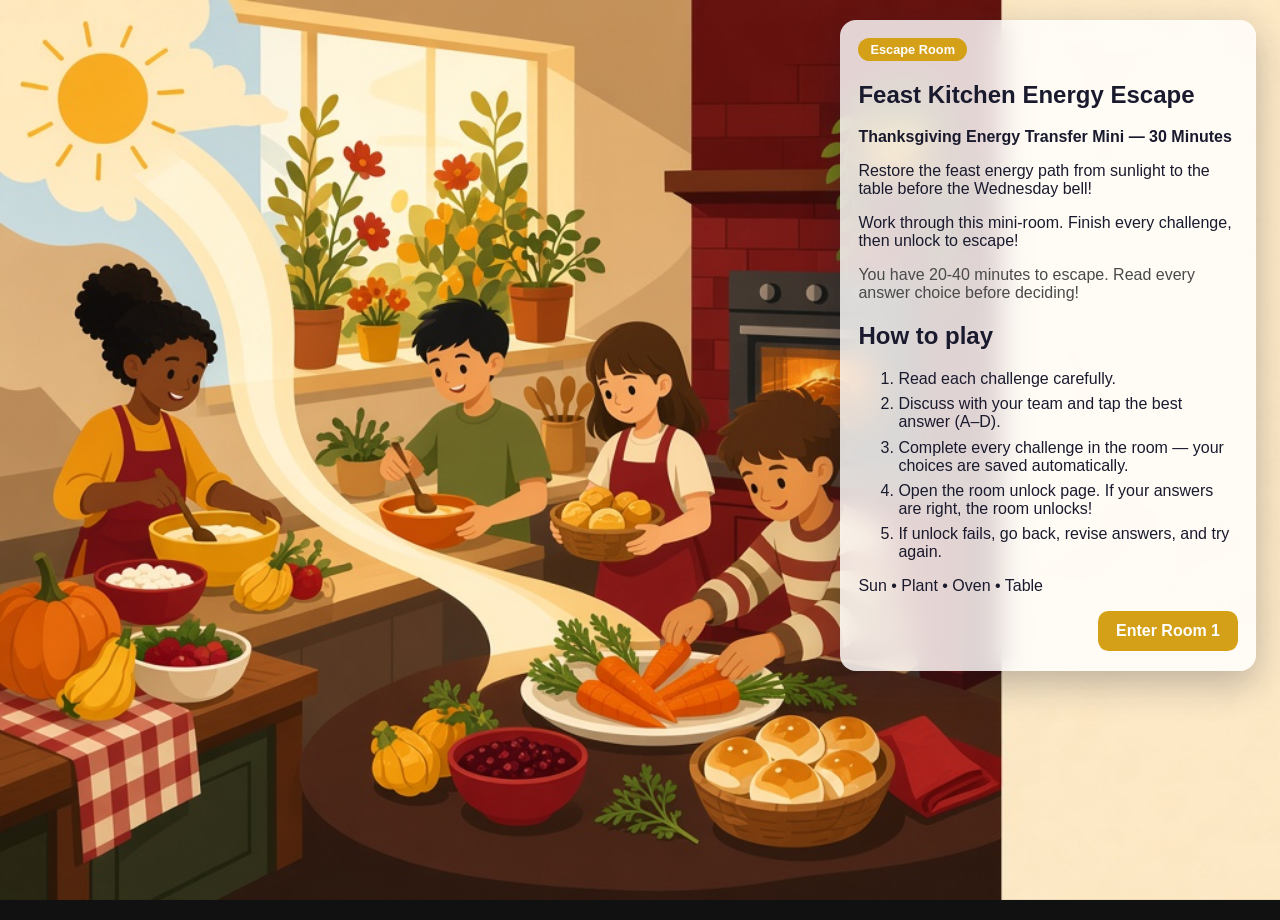
<file: index.html>
<!DOCTYPE html>
<html lang="en">
<head>
  <meta charset="utf-8">
  <meta name="viewport" content="width=device-width, initial-scale=1">
  <title>Thanksgiving Energy Transfer Mini — 30 Minutes</title>
  <link rel="stylesheet" href="./assets/styles.css">
</head>
<body class="scene-overlay">

<div class="scene-bg" style="background-image:url('assets/hero_wide.png')" data-locked-src="assets/hero_wide.png"></div>
<aside class="scene-pane">

  <div class="badge"> Escape Room</div>
  <h1>Feast Kitchen Energy Escape</h1>
  <p><strong>Thanksgiving Energy Transfer Mini — 30 Minutes</strong></p>
  <p>Restore the feast energy path from sunlight to the table
before the Wednesday bell!</p>
  <p>Work through this mini-room. Finish every challenge, then unlock to escape!</p>
  <p class="muted">You have 20-40 minutes to escape. Read every answer choice before deciding!</p>
  <h2>How to play</h2>
  <ol class="how-to"><li>Read each challenge carefully.</li><li>Discuss with your team and tap the best answer (A–D).</li><li>Complete every challenge in the room — your choices are saved automatically.</li><li>Open the room unlock page. If your answers are right, the room unlocks!</li><li>If unlock fails, go back, revise answers, and try again.</li></ol>
  <p>Sun  •  Plant  •  Oven  •  Table</p>
  <div class="nav"><span></span><a class="btn accent" href="room1/index.html">Enter Room 1</a></div>

</aside>

<script src="./assets/room.js"></script>
</body>
</html>
</file>
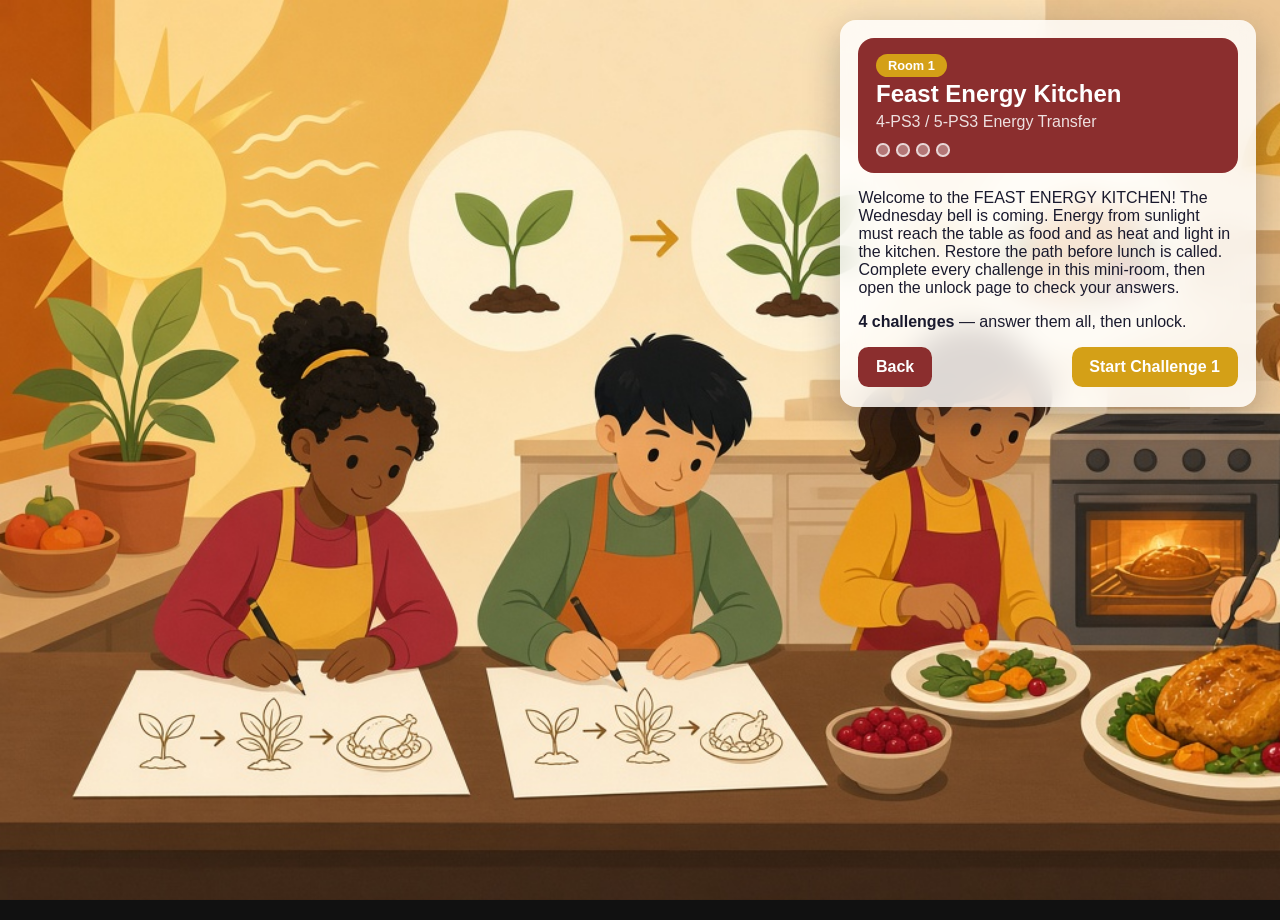
<file: room1/index.html>
<!DOCTYPE html>
<html lang="en">
<head>
  <meta charset="utf-8">
  <meta name="viewport" content="width=device-width, initial-scale=1">
  <title>Room 1: Feast Energy Kitchen</title>
  <link rel="stylesheet" href="../assets/styles.css">
</head>
<body class="scene-overlay">

<div class="scene-bg" style="background-image:url('../assets/rooms/room1.png')" data-locked-src="../assets/rooms/room1.png"></div>
<aside class="scene-pane">

  
<div class="room-banner" style="background:#8B2E2E">
  <div class="badge">Room 1</div>
  <h2> Feast Energy Kitchen</h2>
  <p class="muted" style="color:rgba(255,255,255,0.85);margin:0.35rem 0 0">4-PS3 / 5-PS3 Energy Transfer</p>
  <div class="progress" data-progress data-room="1"
       data-challenge-ids='["1A", "1B", "1C", "1D"]' data-current=""><span class="dot"></span><span class="dot"></span><span class="dot"></span><span class="dot"></span></div>
</div>

  <p>Welcome to the FEAST ENERGY KITCHEN!

The Wednesday bell is coming. Energy from sunlight must reach the table as food and as heat and light in the kitchen. Restore the path before lunch is called.

Complete every challenge in this mini-room, then open the unlock page to check your answers.</p>
  <p><strong>4 challenges</strong> — answer them all, then unlock.</p>
  <div class="nav"><a class="btn" href="../index.html">Back</a><a class="btn accent" href="challenge-1A.html">Start Challenge 1</a></div>

</aside>

<script src="../assets/room.js"></script>
</body>
</html>
</file>
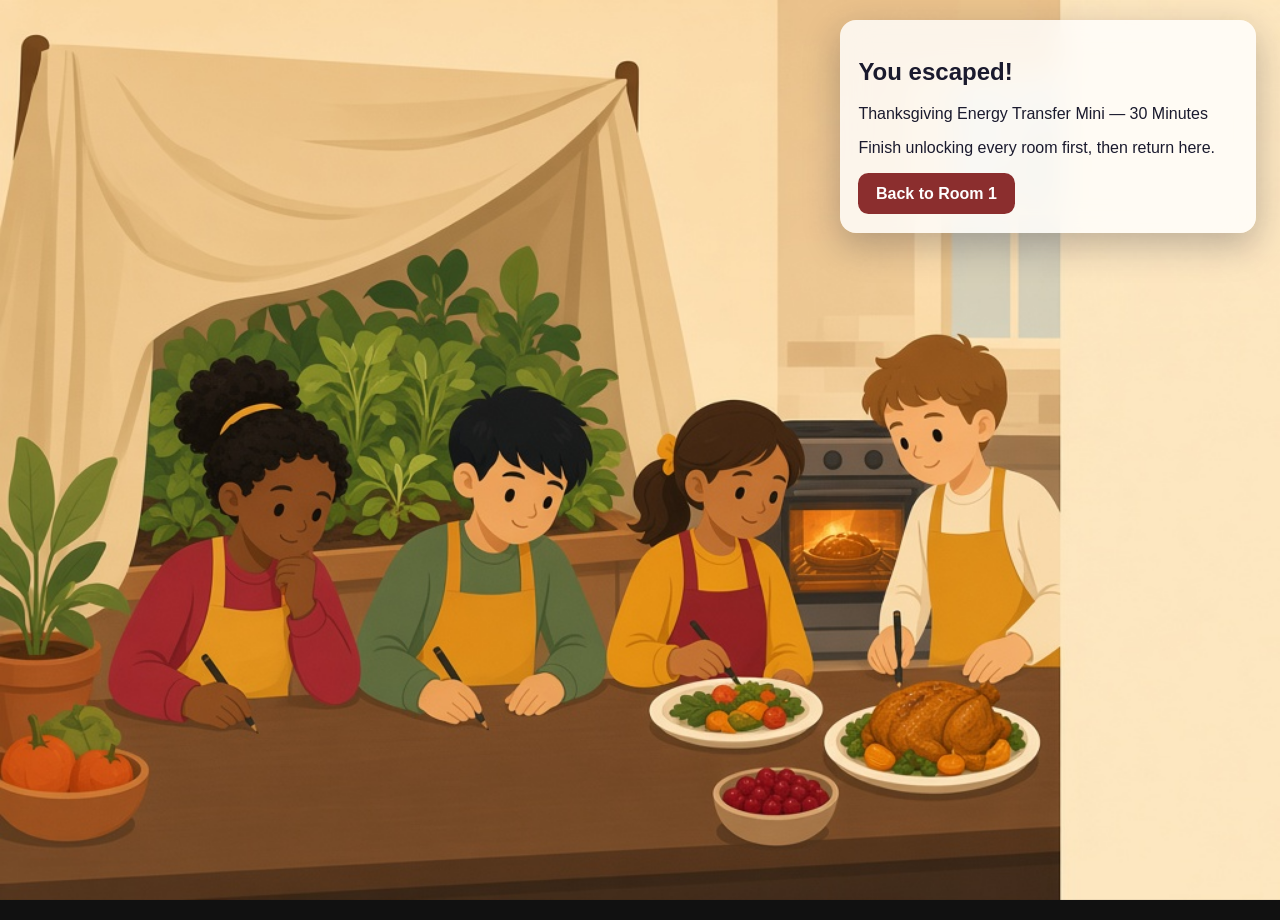
<file: final.html>
<!DOCTYPE html>
<html lang="en">
<head>
  <meta charset="utf-8">
  <meta name="viewport" content="width=device-width, initial-scale=1">
  <title>Final unlock</title>
  <link rel="stylesheet" href="./assets/styles.css">
</head>
<body class="scene-overlay">
<div class="final-beat" data-final data-rooms='[1]'>
<div class="scene-bg" style="background-image:url('assets/unlock-locked-room1.png')" data-locked-src="assets/unlock-locked-room1.png"><figure class="final-scene" hidden data-final-media><video src="assets/final.mp4" poster="assets/final.png" muted playsinline preload="auto" aria-label="Escape celebration"></video></figure></div>
<aside class="scene-pane">

  <h1>You escaped!</h1>
  <p>Thanksgiving Energy Transfer Mini — 30 Minutes</p>
  <div data-final-gate>
    <p>Finish unlocking every room first, then return here.</p>
    <a class="btn" href="room1/index.html">Back to Room 1</a>
  </div>
  <div data-final-win hidden>
    <h2>Master unlock</h2>
    <p class="room-code" style="opacity:1">8379</p>
    <p class="muted">Great teamwork — your class cracked the lockdown.</p>
  </div>

</aside>
</div>
<script src="./assets/room.js"></script>
</body>
</html>
</file>
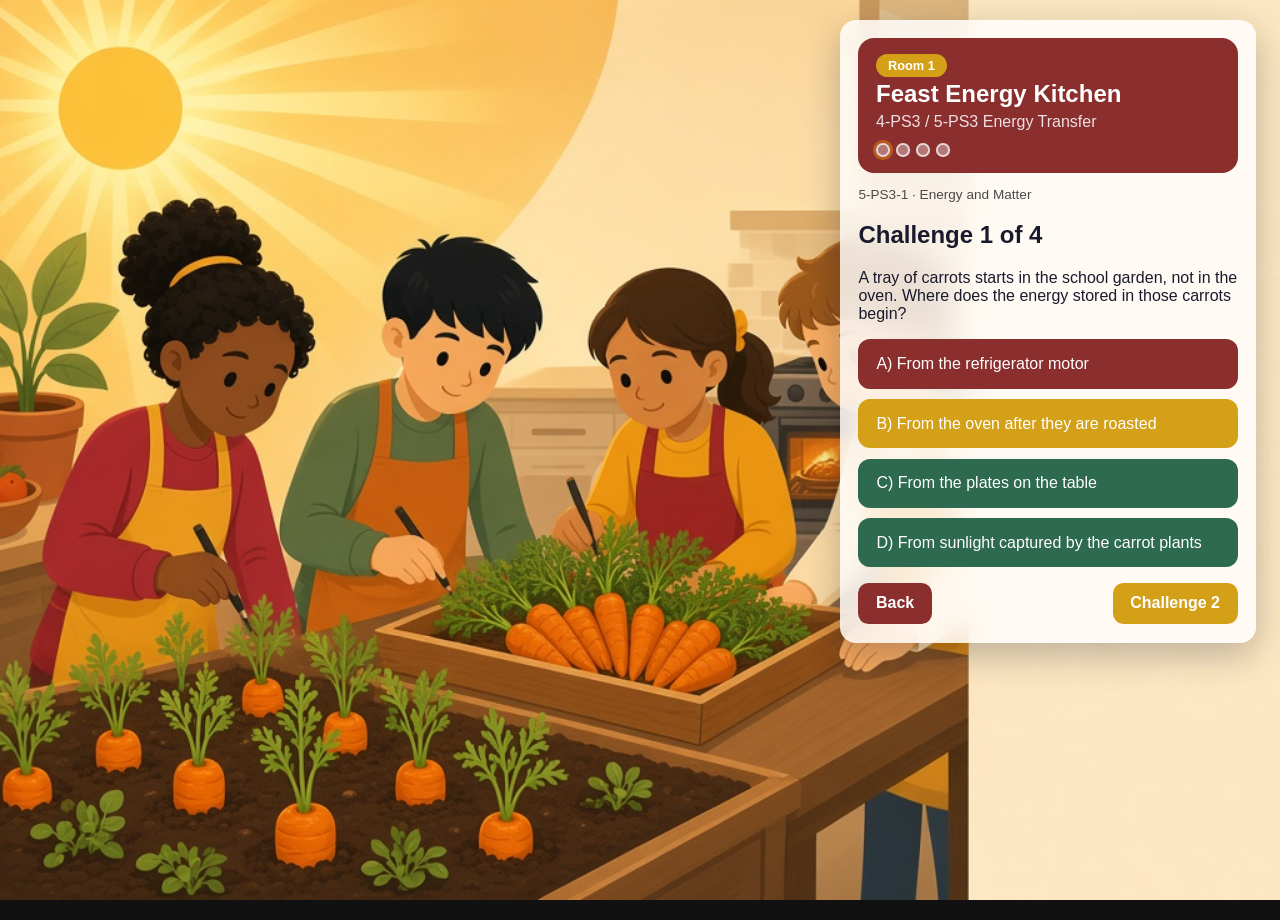
<file: room1/challenge-1A.html>
<!DOCTYPE html>
<html lang="en">
<head>
  <meta charset="utf-8">
  <meta name="viewport" content="width=device-width, initial-scale=1">
  <title>Challenge 1A</title>
  <link rel="stylesheet" href="../assets/styles.css">
</head>
<body class="scene-overlay">

<div class="scene-bg" style="background-image:url('../assets/scenes/1A.png')"></div>
<aside class="scene-pane">
  
<div class="room-banner" style="background:#8B2E2E">
  <div class="badge">Room 1</div>
  <h2> Feast Energy Kitchen</h2>
  <p class="muted" style="color:rgba(255,255,255,0.85);margin:0.35rem 0 0">4-PS3 / 5-PS3 Energy Transfer</p>
  <div class="progress" data-progress data-room="1"
       data-challenge-ids='["1A", "1B", "1C", "1D"]' data-current="1A"><span class="dot"></span><span class="dot"></span><span class="dot"></span><span class="dot"></span></div>
</div>

  <p class="meta">5-PS3-1 · Energy and Matter</p>
  <h2>Challenge 1 of 4</h2>
  <p>A tray of carrots starts in the school garden, not in the oven.

Where does the energy stored in those carrots begin?</p>
  <div class="choices" data-choices data-room="1" data-challenge-id="1A">
    <button type="button" class="choice" data-letter="A">A) From the refrigerator motor</button><button type="button" class="choice" data-letter="B">B) From the oven after they are roasted</button><button type="button" class="choice" data-letter="C">C) From the plates on the table</button><button type="button" class="choice" data-letter="D">D) From sunlight captured by the carrot plants</button>
  </div>
  <div class="nav"><a class="btn" href="index.html">Back</a><a class="btn accent" href="challenge-1B.html">Challenge 2</a></div>
</aside>

<script src="../assets/room.js"></script>
</body>
</html>
</file>
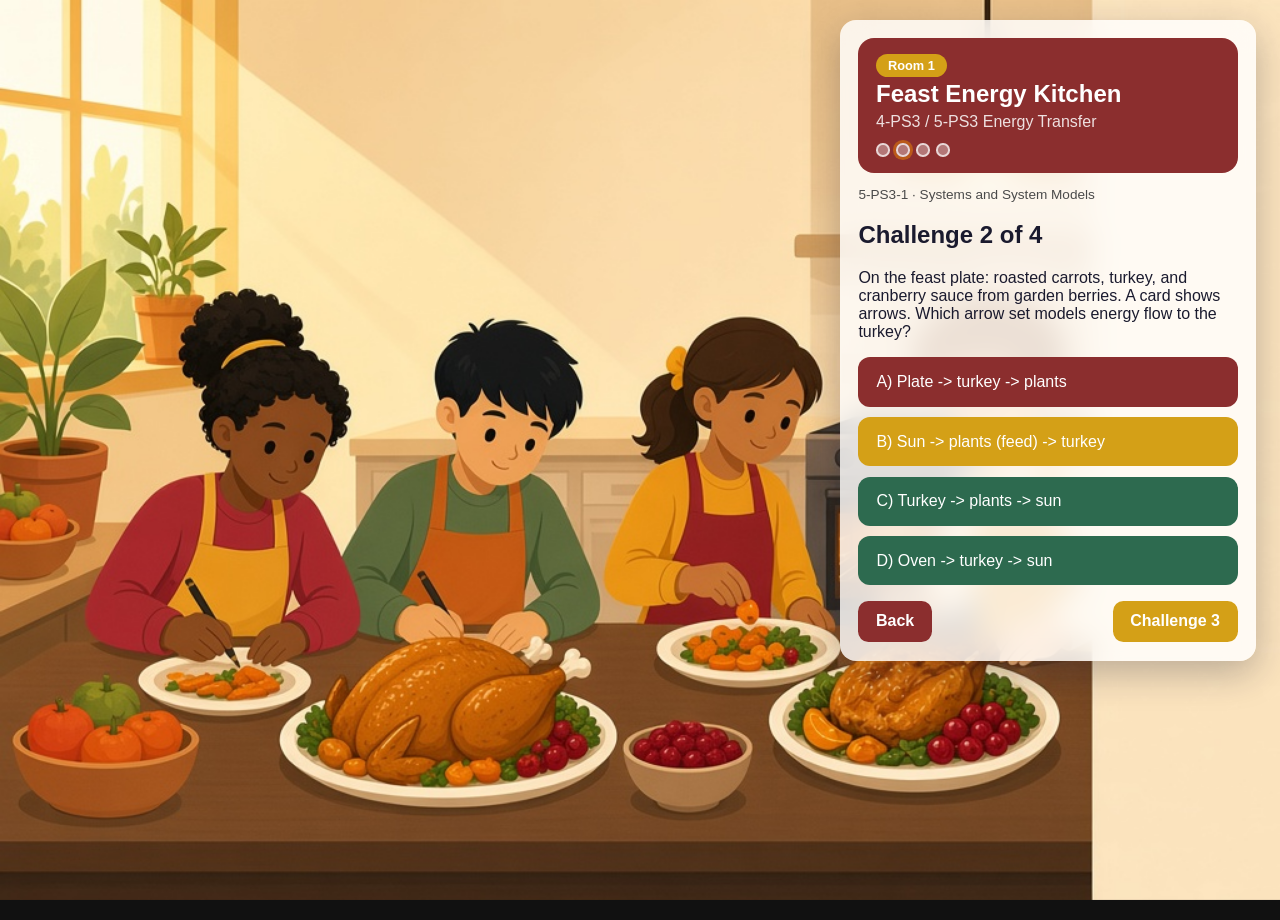
<file: room1/challenge-1B.html>
<!DOCTYPE html>
<html lang="en">
<head>
  <meta charset="utf-8">
  <meta name="viewport" content="width=device-width, initial-scale=1">
  <title>Challenge 1B</title>
  <link rel="stylesheet" href="../assets/styles.css">
</head>
<body class="scene-overlay">

<div class="scene-bg" style="background-image:url('../assets/scenes/1B.png')"></div>
<aside class="scene-pane">
  
<div class="room-banner" style="background:#8B2E2E">
  <div class="badge">Room 1</div>
  <h2> Feast Energy Kitchen</h2>
  <p class="muted" style="color:rgba(255,255,255,0.85);margin:0.35rem 0 0">4-PS3 / 5-PS3 Energy Transfer</p>
  <div class="progress" data-progress data-room="1"
       data-challenge-ids='["1A", "1B", "1C", "1D"]' data-current="1B"><span class="dot"></span><span class="dot"></span><span class="dot"></span><span class="dot"></span></div>
</div>

  <p class="meta">5-PS3-1 · Systems and System Models</p>
  <h2>Challenge 2 of 4</h2>
  <p>On the feast plate: roasted carrots, turkey, and cranberry sauce from garden berries. A card shows arrows.

Which arrow set models energy flow to the turkey?</p>
  <div class="choices" data-choices data-room="1" data-challenge-id="1B">
    <button type="button" class="choice" data-letter="A">A) Plate -&gt; turkey -&gt; plants</button><button type="button" class="choice" data-letter="B">B) Sun -&gt; plants (feed) -&gt; turkey</button><button type="button" class="choice" data-letter="C">C) Turkey -&gt; plants -&gt; sun</button><button type="button" class="choice" data-letter="D">D) Oven -&gt; turkey -&gt; sun</button>
  </div>
  <div class="nav"><a class="btn" href="challenge-1A.html">Back</a><a class="btn accent" href="challenge-1C.html">Challenge 3</a></div>
</aside>

<script src="../assets/room.js"></script>
</body>
</html>
</file>
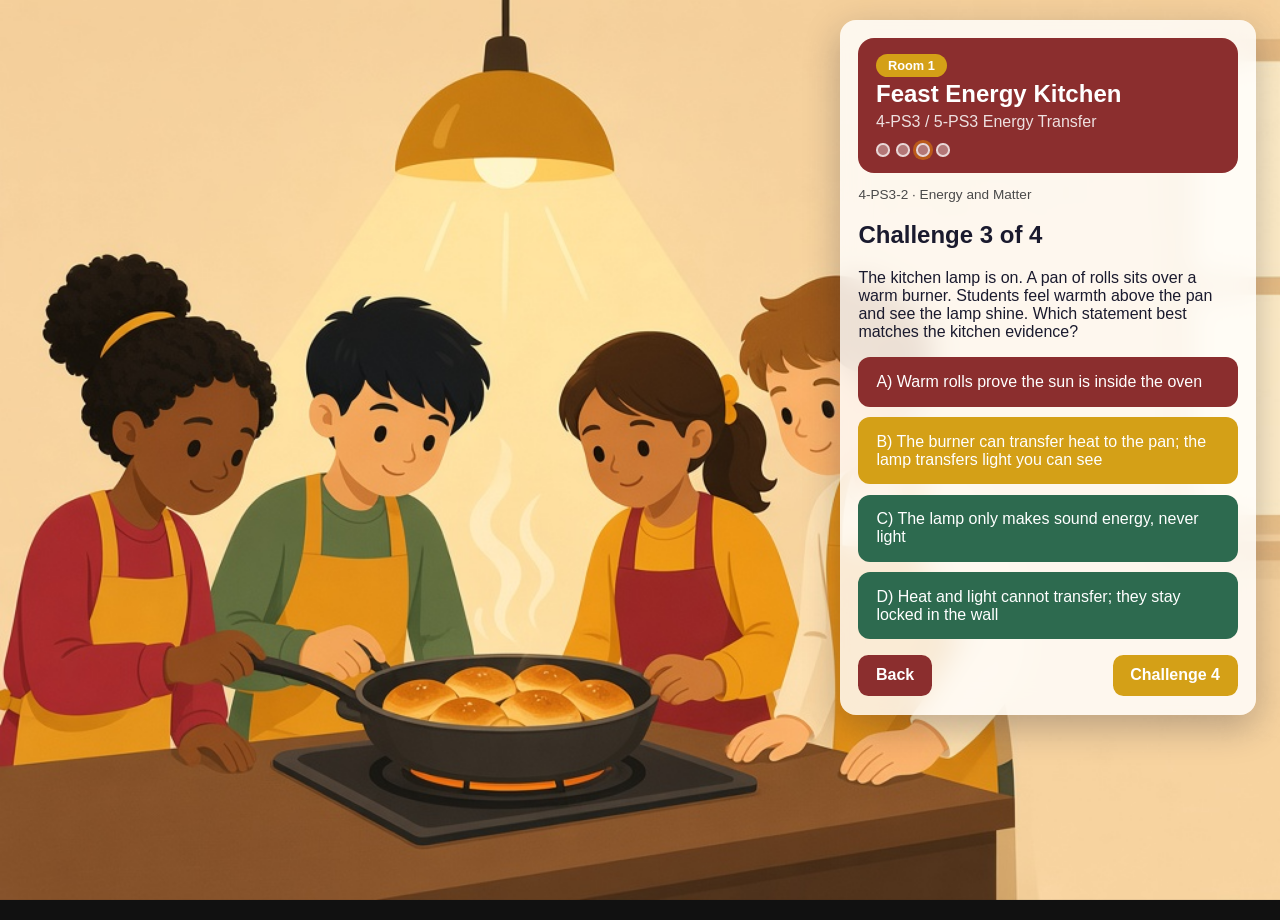
<file: room1/challenge-1C.html>
<!DOCTYPE html>
<html lang="en">
<head>
  <meta charset="utf-8">
  <meta name="viewport" content="width=device-width, initial-scale=1">
  <title>Challenge 1C</title>
  <link rel="stylesheet" href="../assets/styles.css">
</head>
<body class="scene-overlay">

<div class="scene-bg" style="background-image:url('../assets/scenes/1C.png')"></div>
<aside class="scene-pane">
  
<div class="room-banner" style="background:#8B2E2E">
  <div class="badge">Room 1</div>
  <h2> Feast Energy Kitchen</h2>
  <p class="muted" style="color:rgba(255,255,255,0.85);margin:0.35rem 0 0">4-PS3 / 5-PS3 Energy Transfer</p>
  <div class="progress" data-progress data-room="1"
       data-challenge-ids='["1A", "1B", "1C", "1D"]' data-current="1C"><span class="dot"></span><span class="dot"></span><span class="dot"></span><span class="dot"></span></div>
</div>

  <p class="meta">4-PS3-2 · Energy and Matter</p>
  <h2>Challenge 3 of 4</h2>
  <p>The kitchen lamp is on. A pan of rolls sits over a warm burner. Students feel warmth above the pan and see the lamp shine.

Which statement best matches the kitchen evidence?</p>
  <div class="choices" data-choices data-room="1" data-challenge-id="1C">
    <button type="button" class="choice" data-letter="A">A) Warm rolls prove the sun is inside the oven</button><button type="button" class="choice" data-letter="B">B) The burner can transfer heat to the pan; the lamp transfers light you can see</button><button type="button" class="choice" data-letter="C">C) The lamp only makes sound energy, never light</button><button type="button" class="choice" data-letter="D">D) Heat and light cannot transfer; they stay locked in the wall</button>
  </div>
  <div class="nav"><a class="btn" href="challenge-1B.html">Back</a><a class="btn accent" href="challenge-1D.html">Challenge 4</a></div>
</aside>

<script src="../assets/room.js"></script>
</body>
</html>
</file>
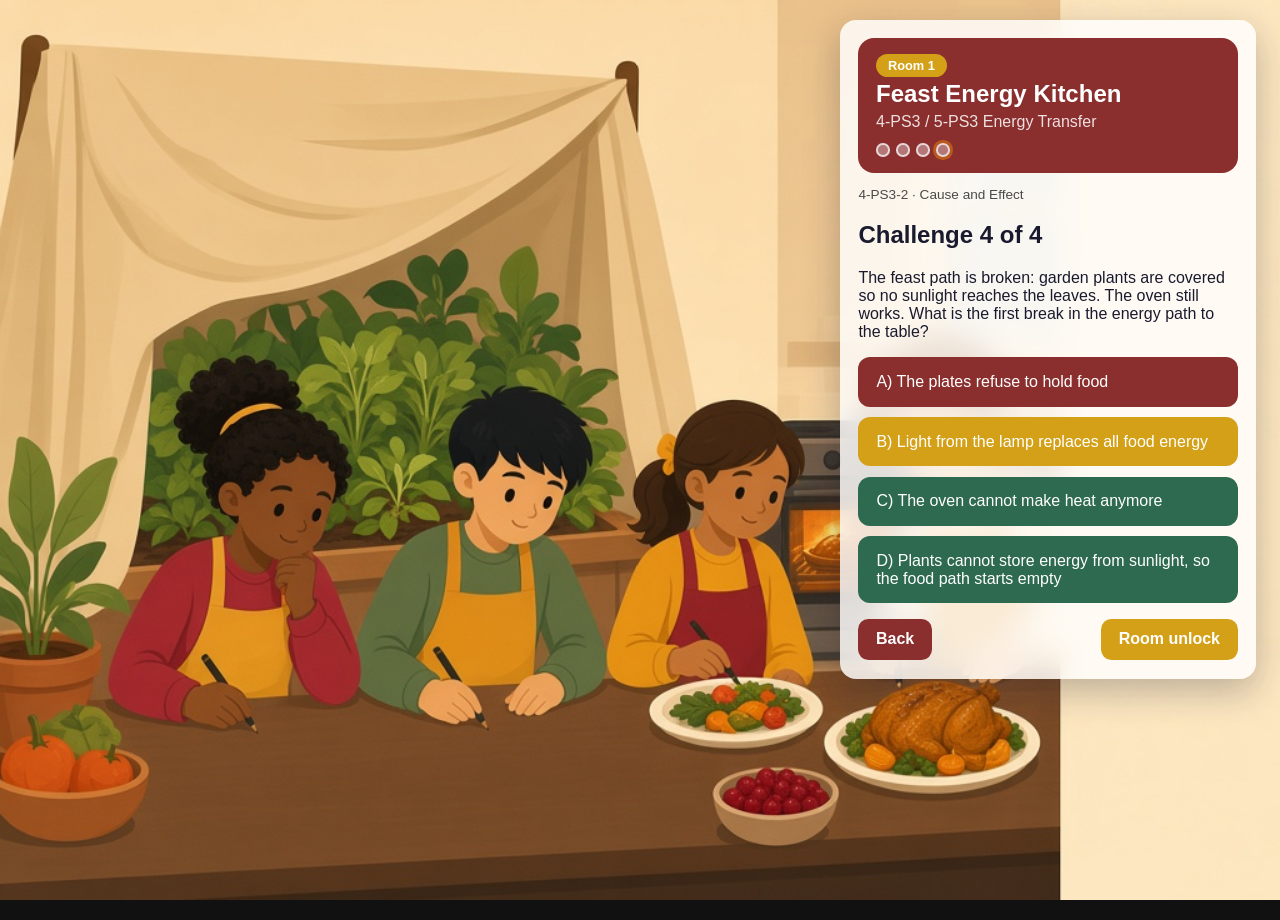
<file: room1/challenge-1D.html>
<!DOCTYPE html>
<html lang="en">
<head>
  <meta charset="utf-8">
  <meta name="viewport" content="width=device-width, initial-scale=1">
  <title>Challenge 1D</title>
  <link rel="stylesheet" href="../assets/styles.css">
</head>
<body class="scene-overlay">

<div class="scene-bg" style="background-image:url('../assets/scenes/1D.png')"></div>
<aside class="scene-pane">
  
<div class="room-banner" style="background:#8B2E2E">
  <div class="badge">Room 1</div>
  <h2> Feast Energy Kitchen</h2>
  <p class="muted" style="color:rgba(255,255,255,0.85);margin:0.35rem 0 0">4-PS3 / 5-PS3 Energy Transfer</p>
  <div class="progress" data-progress data-room="1"
       data-challenge-ids='["1A", "1B", "1C", "1D"]' data-current="1D"><span class="dot"></span><span class="dot"></span><span class="dot"></span><span class="dot"></span></div>
</div>

  <p class="meta">4-PS3-2 · Cause and Effect</p>
  <h2>Challenge 4 of 4</h2>
  <p>The feast path is broken: garden plants are covered so no sunlight reaches the leaves. The oven still works.

What is the first break in the energy path to the table?</p>
  <div class="choices" data-choices data-room="1" data-challenge-id="1D">
    <button type="button" class="choice" data-letter="A">A) The plates refuse to hold food</button><button type="button" class="choice" data-letter="B">B) Light from the lamp replaces all food energy</button><button type="button" class="choice" data-letter="C">C) The oven cannot make heat anymore</button><button type="button" class="choice" data-letter="D">D) Plants cannot store energy from sunlight, so the food path starts empty</button>
  </div>
  <div class="nav"><a class="btn" href="challenge-1C.html">Back</a><a class="btn accent" href="unlock.html">Room unlock</a></div>
</aside>

<script src="../assets/room.js"></script>
</body>
</html>
</file>
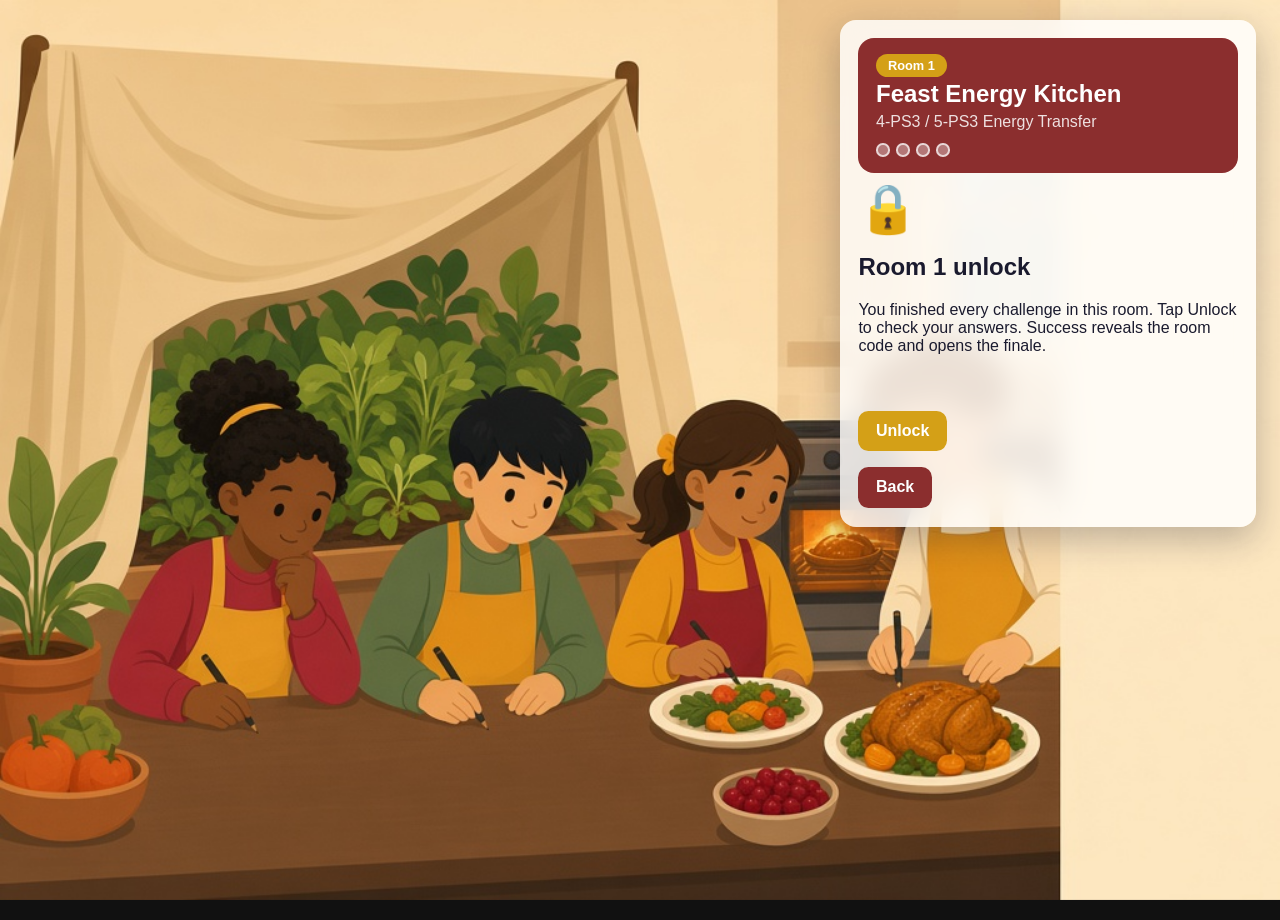
<file: room1/unlock.html>
<!DOCTYPE html>
<html lang="en">
<head>
  <meta charset="utf-8">
  <meta name="viewport" content="width=device-width, initial-scale=1">
  <title>Unlock Room 1</title>
  <link rel="stylesheet" href="../assets/styles.css">
</head>
<body class="scene-overlay">

<div class="scene-bg" style="background-image:url('../assets/unlock-locked-room1.png')" data-locked-src="../assets/unlock-locked-room1.png"><figure class="celebrate-scene" hidden data-celebrate><video src="../assets/unlock-room1.mp4" poster="../assets/unlock-room1.png" muted playsinline preload="auto" aria-label="Room unlocked celebration"></video></figure></div>
<aside class="scene-pane">

  
<div class="room-banner" style="background:#8B2E2E">
  <div class="badge">Room 1</div>
  <h2> Feast Energy Kitchen</h2>
  <p class="muted" style="color:rgba(255,255,255,0.85);margin:0.35rem 0 0">4-PS3 / 5-PS3 Energy Transfer</p>
  <div class="progress" data-progress data-room="1"
       data-challenge-ids='["1A", "1B", "1C", "1D"]' data-current=""><span class="dot"></span><span class="dot"></span><span class="dot"></span><span class="dot"></span></div>
</div>

  <div class="lock-panel" data-unlock
       data-room="1"
       data-unlock-hash="2905ac30b82b8a9468940cd5b6d4304de0e096016c370c0dcd44dc69b7ec92f8"
       data-challenge-ids='["1A", "1B", "1C", "1D"]'
       data-room-code="8379"
       data-next-href="../final.html">
    <div class="lock-icon" aria-hidden="true">🔒</div>
    <h2>Room 1 unlock</h2>
    <p>You finished every challenge in this room. Tap Unlock to check your answers. Success reveals the room code and opens the finale.</p>
    <p class="msg" aria-live="polite"></p>
    <div class="room-code" aria-label="Room code"></div>
    <button type="button" class="btn accent" data-unlock-btn>Unlock</button>
    <div class="continue-wrap"></div>
  </div>
  <div class="nav"><a class="btn" href="challenge-1D.html">Back</a><span></span></div>

</aside>

<script src="../assets/room.js"></script>
</body>
</html>
</file>
<file: assets/styles.css>
:root {
  --primary-dark: #5C2218;
  --primary: #8B2E2E;
  --primary-light: #F3D9A4;
  --accent: #D4A017;
  --accent2: #2D6A4F;
  --success: #3BB273;
  --bg-light: #F7F1E8;
  --bg-white: #FFFFFF;
  --text-dark: #1A1A2E;
  --text-medium: #4A4A4A;
  --room1: #8B2E2E;
  --room2: #D4A017;
  --room3: #2D6A4F;
  --room4: #5C2218;
}

*, *::before, *::after { box-sizing: border-box; }
body {
  margin: 0;
  font-family: "Trebuchet MS", "Segoe UI", sans-serif;
  background: linear-gradient(160deg, var(--bg-light), #e8eef3 50%, var(--primary-light));
  color: var(--text-dark);
  min-height: 100vh;
  overflow-x: hidden;
}
a { color: var(--primary); }
.wrap {
  max-width: 720px;
  margin: 0 auto;
  padding: 1.25rem 1rem 3rem;
}
.hero {
  background: var(--primary-dark);
  color: var(--bg-white);
  border-radius: 0 0 1.25rem 1.25rem;
  padding: 1.75rem 1.25rem 1.5rem;
  text-align: center;
  margin: -1.25rem -1rem 1.25rem;
}
.hero h1 { margin: 0.35rem 0; font-size: 1.55rem; }
.hero .tagline { color: var(--primary-light); white-space: pre-line; }
.badge {
  display: inline-block;
  background: var(--accent);
  color: var(--bg-white);
  padding: 0.25rem 0.75rem;
  border-radius: 999px;
  font-size: 0.8rem;
  font-weight: 700;
}
.card {
  background: var(--bg-white);
  border-radius: 1rem;
  padding: 1.25rem;
  box-shadow: 0 8px 24px rgba(26, 26, 46, 0.08);
  margin-bottom: 1rem;
}
.card.enter {
  animation: enter 0.28s ease-out;
}
@keyframes enter {
  from { opacity: 0; transform: translateY(10px); }
  to { opacity: 1; transform: translateY(0); }
}
.room-banner {
  color: var(--bg-white);
  border-radius: 1rem;
  padding: 1rem 1.1rem;
  margin-bottom: 1rem;
}
.room-banner h2 { margin: 0.2rem 0; }
.room-scene, .celebrate-scene, .final-scene {
  margin: 0 0 1rem;
  border-radius: 1rem;
  overflow: hidden;
  box-shadow: 0 8px 24px rgba(26, 26, 46, 0.1);
  max-width: 100%;
  width: 100%;
}
.room-scene img, .celebrate-scene img, .final-scene img {
  display: block;
  width: 100%;
  max-width: 100%;
  height: auto;
  max-height: 220px;
  object-fit: cover;
  object-position: center;
}
.celebrate-scene {
  max-width: 360px;
  margin-left: auto;
  margin-right: auto;
}
.celebrate-scene img { max-height: 200px; }
.final-scene {
  max-width: 520px;
  margin-left: auto;
  margin-right: auto;
}
.final-scene img { max-height: 200px; }
/* Force a square playback box — some Grok exports ship a bad tkhd matrix */
.celebrate-scene video, .final-scene video {
  display: block;
  width: 100%;
  max-width: 100%;
  aspect-ratio: 1 / 1;
  height: auto;
  max-height: 280px;
  object-fit: cover;
  object-position: center;
  background: #0f172a;
}
[data-final-win] {
  text-align: center;
  overflow: hidden;
}
.celebrate-scene[hidden], .final-scene[hidden] { display: none !important; }
.lock-panel.success .celebrate-scene:not([hidden]),
.final-beat.success .final-scene {
  animation: enter 0.35s ease-out;
}
@media (prefers-reduced-motion: reduce) {
  .lock-panel.success .celebrate-scene:not([hidden]),
  .final-beat.success .final-scene { animation: none; }
}
.progress {
  display: flex;
  gap: 0.4rem;
  flex-wrap: wrap;
  margin: 0.75rem 0 0;
}
.progress .dot {
  width: 0.85rem;
  height: 0.85rem;
  border-radius: 50%;
  background: rgba(255,255,255,0.35);
  border: 2px solid rgba(255,255,255,0.7);
  transition: background 0.2s, transform 0.2s;
}
.progress .dot.filled { background: var(--accent); transform: scale(1.1); }
.progress .dot.current { box-shadow: 0 0 0 3px rgba(241, 143, 1, 0.45); }
.choices { display: grid; gap: 0.65rem; margin-top: 1rem; }
.choice {
  appearance: none;
  border: 2px solid transparent;
  border-radius: 0.75rem;
  padding: 0.85rem 1rem;
  text-align: left;
  font: inherit;
  color: var(--bg-white);
  cursor: pointer;
  transition: transform 0.15s ease, box-shadow 0.15s ease, filter 0.15s;
}
.choice:nth-child(1) { background: var(--room1); }
.choice:nth-child(2) { background: var(--room2); }
.choice:nth-child(3) { background: var(--room3); }
.choice:nth-child(4) { background: var(--accent2); }
.choice:hover { filter: brightness(1.05); }
.choice.selected {
  transform: scale(1.03);
  box-shadow: 0 0 0 3px var(--accent);
  border-color: var(--bg-white);
}
.nav {
  display: flex;
  justify-content: space-between;
  gap: 0.75rem;
  margin-top: 1.25rem;
  flex-wrap: wrap;
}
.btn {
  display: inline-block;
  background: var(--primary);
  color: var(--bg-white);
  text-decoration: none;
  border: none;
  border-radius: 0.65rem;
  padding: 0.7rem 1.1rem;
  font: inherit;
  font-weight: 700;
  cursor: pointer;
}
.btn.accent { background: var(--accent); }
.btn.success { background: var(--success); }
.btn:disabled { opacity: 0.45; cursor: not-allowed; }
.muted { color: var(--text-medium); }
.lock-panel {
  text-align: center;
  padding: 1.5rem 1rem;
}
.lock-icon {
  font-size: 3rem;
  line-height: 1;
  display: inline-block;
  transition: transform 0.4s ease;
}
.lock-panel.success .lock-icon { transform: rotate(-20deg) scale(1.1); }
.lock-panel.fail {
  animation: shake 0.4s ease;
}
@keyframes shake {
  0%, 100% { transform: translateX(0); }
  20% { transform: translateX(-8px); }
  40% { transform: translateX(8px); }
  60% { transform: translateX(-6px); }
  80% { transform: translateX(6px); }
}
.msg { min-height: 1.5rem; margin: 0.75rem 0; font-weight: 700; }
.msg.ok { color: var(--success); }
.msg.bad { color: var(--accent2); }
.room-code {
  font-size: 2rem;
  letter-spacing: 0.2em;
  font-weight: 800;
  color: var(--accent);
  margin: 0.5rem 0 1rem;
  opacity: 0;
}
.lock-panel.success .room-code {
  animation: countin 0.6s ease forwards;
}
@keyframes countin {
  from { opacity: 0; transform: scale(0.8); }
  to { opacity: 1; transform: scale(1); }
}
.confetti {
  pointer-events: none;
  position: fixed;
  inset: 0;
  overflow: hidden;
  z-index: 20;
}
.confetti i {
  position: absolute;
  top: -10px;
  width: 8px;
  height: 12px;
  opacity: 0;
  animation: fall 1s ease-out forwards;
}
@keyframes fall {
  0% { opacity: 1; transform: translateY(0) rotate(0); }
  100% { opacity: 0; transform: translateY(100vh) rotate(540deg); }
}
.continue-wrap { display: none; margin-top: 1rem; }
.lock-panel.success .continue-wrap { display: block; }
.final-beat.success .card { animation: enter 0.5s ease; }
.how-to li { margin: 0.45rem 0; }
.meta { font-size: 0.85rem; color: var(--text-medium); margin-bottom: 0.5rem; }
@media (prefers-reduced-motion: reduce) {
  .card.enter, .lock-panel.fail, .lock-panel.success .room-code,
  .final-beat.success .card, .confetti i { animation: none !important; }
  .choice.selected { transform: none; }
  .lock-panel.success .room-code { opacity: 1; }
}

body.scene-overlay {
  background: #111;
  min-height: 100vh;
}
body.scene-overlay .scene-bg {
  position: fixed;
  inset: 0;
  background-size: cover;
  background-position: left center;
  background-repeat: no-repeat;
  z-index: 0;
}
body.scene-overlay .scene-pane {
  position: relative;
  z-index: 1;
  margin: 1.25rem 1.5rem 1.25rem auto;
  width: min(26rem, 34vw);
  max-height: calc(100vh - 2.5rem);
  overflow: auto;
  background: rgba(255, 255, 255, 0.82);
  backdrop-filter: blur(14px);
  -webkit-backdrop-filter: blur(14px);
  border-radius: 1rem;
  padding: 1.1rem 1.15rem 1.2rem;
  box-shadow: 0 12px 36px rgba(26, 26, 46, 0.28);
}
body.scene-overlay .scene-pane .room-banner { margin-bottom: 0.75rem; }
body.scene-overlay .scene-pane .nav { margin-top: 1rem; }
@media (max-width: 899px) {
  body.scene-overlay .scene-bg { background-position: center top; }
  body.scene-overlay .scene-pane {
    width: auto;
    margin: 42vh 1rem 1.25rem;
    max-height: none;
  }
}
body.scene-overlay .scene-caption {
  position: absolute;
  left: 4%;
  width: fit-content;
  max-width: 50%;
  bottom: 4%;
  margin: 0;
  padding: 0.45rem 0.7rem;
  background: rgba(26, 26, 46, 0.72);
  color: #E8C48A;
  font-size: 1rem;
  line-height: 1.3;
  border-radius: 0.45rem;
  pointer-events: none;
  box-sizing: border-box;
}
body.scene-overlay .scene-pane .lock-panel {
  background: transparent;
  box-shadow: none;
  text-align: left;
  padding: 0;
  max-width: none;
}
body.scene-overlay .scene-bg .celebrate-scene,
body.scene-overlay .scene-bg .final-scene {
  position: absolute;
  inset: 0;
  margin: 0 !important;
  width: 100% !important;
  height: 100% !important;
  max-width: none !important;
  max-height: none !important;
  border-radius: 0 !important;
  box-shadow: none !important;
  overflow: hidden;
  background: transparent;
}
body.scene-overlay .scene-bg .celebrate-scene img,
body.scene-overlay .scene-bg .celebrate-scene video,
body.scene-overlay .scene-bg .final-scene img,
body.scene-overlay .scene-bg .final-scene video {
  display: block;
  width: 100% !important;
  height: 100% !important;
  min-width: 100%;
  min-height: 100%;
  max-width: none !important;
  max-height: none !important;
  aspect-ratio: unset !important;
  object-fit: cover !important;
  object-position: center;
  border-radius: 0;
  background: transparent !important;
}
</file>
